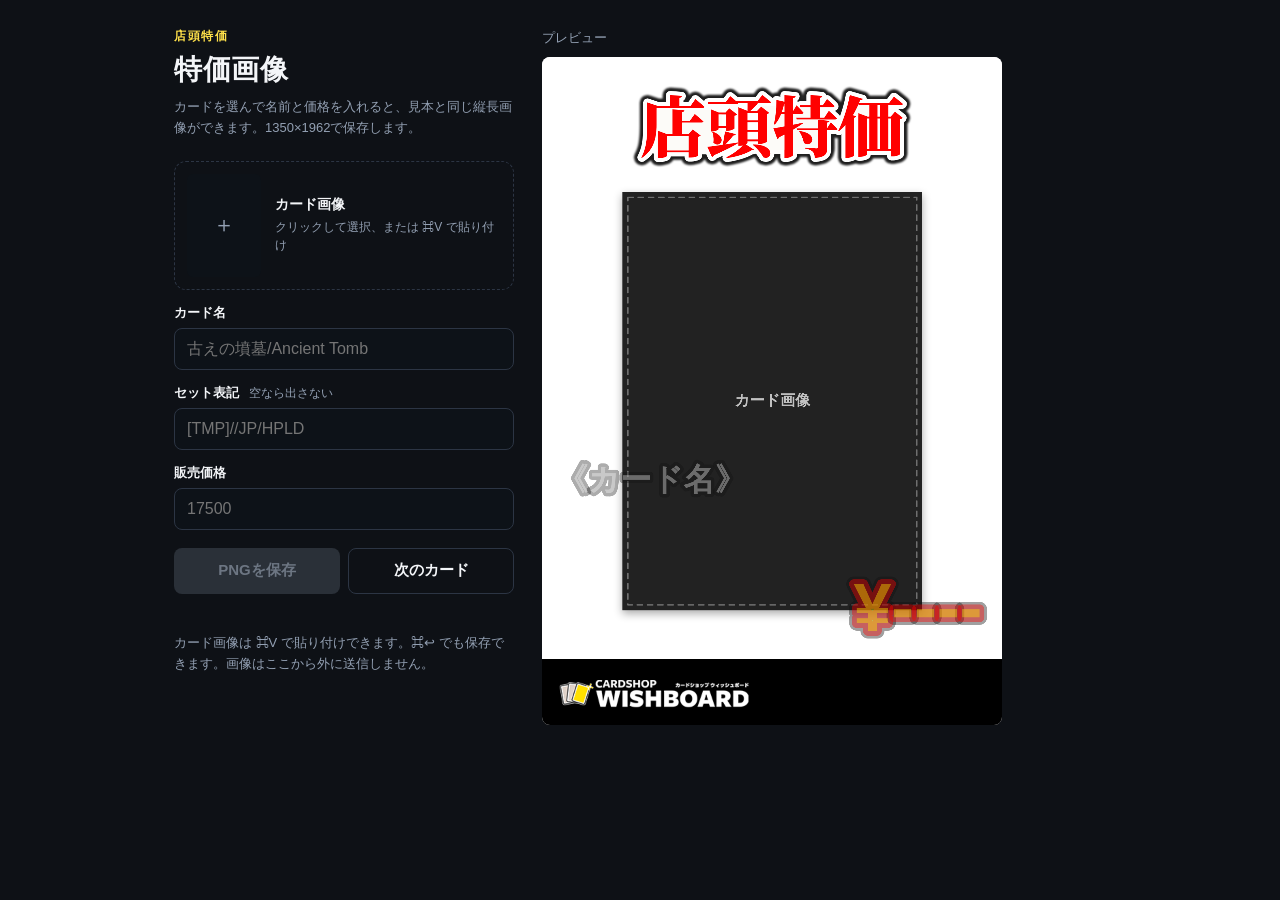
<file: public/index.html>
<!DOCTYPE html>
<html lang="ja">
<head>
  <meta charset="UTF-8">
  <meta name="viewport" content="width=device-width, initial-scale=1">
  <title>特価画像</title>
  <link rel="stylesheet" href="app.css">
</head>
<body>
  <main class="shell">
    <section class="panel">
      <header class="heading">
        <p class="eyebrow">店頭特価</p>
        <h1>特価画像</h1>
        <p class="lead">カードを選んで名前と価格を入れると、見本と同じ縦長画像ができます。1350×1962で保存します。</p>
      </header>

      <input id="file" class="file" type="file" accept="image/png,image/jpeg,image/webp,image/gif">

      <button type="button" id="drop" class="drop">
        <span class="slot" aria-hidden="true">
          <img id="thumb" alt="">
          <span id="slot-empty">＋</span>
        </span>
        <span class="drop-copy">
          <span class="drop-title">カード画像</span>
          <span id="drop-label">クリックして選択、または ⌘V で貼り付け</span>
        </span>
      </button>

      <label class="field">
        <span>カード名</span>
        <input id="name" autocomplete="off" placeholder="古えの墳墓/Ancient Tomb">
      </label>

      <label class="field">
        <span>セット表記 <em>空なら出さない</em></span>
        <input id="note" autocomplete="off" placeholder="[TMP]//JP/HPLD">
      </label>

      <label class="field">
        <span>販売価格</span>
        <input id="price" inputmode="numeric" autocomplete="off" placeholder="17500">
      </label>

      <div class="actions">
        <button type="button" id="save" class="save" disabled>PNGを保存</button>
        <button type="button" id="next" class="next">次のカード</button>
      </div>
      <p id="status" class="status" role="status"></p>
      <p class="hint">カード画像は ⌘V で貼り付けできます。⌘↩ でも保存できます。画像はここから外に送信しません。</p>
    </section>

    <section class="preview-wrap">
      <p class="preview-label">プレビュー</p>
      <canvas id="preview" width="1350" height="1962"></canvas>
    </section>
  </main>
  <script src="app.js"></script>
</body>
</html>
</file>
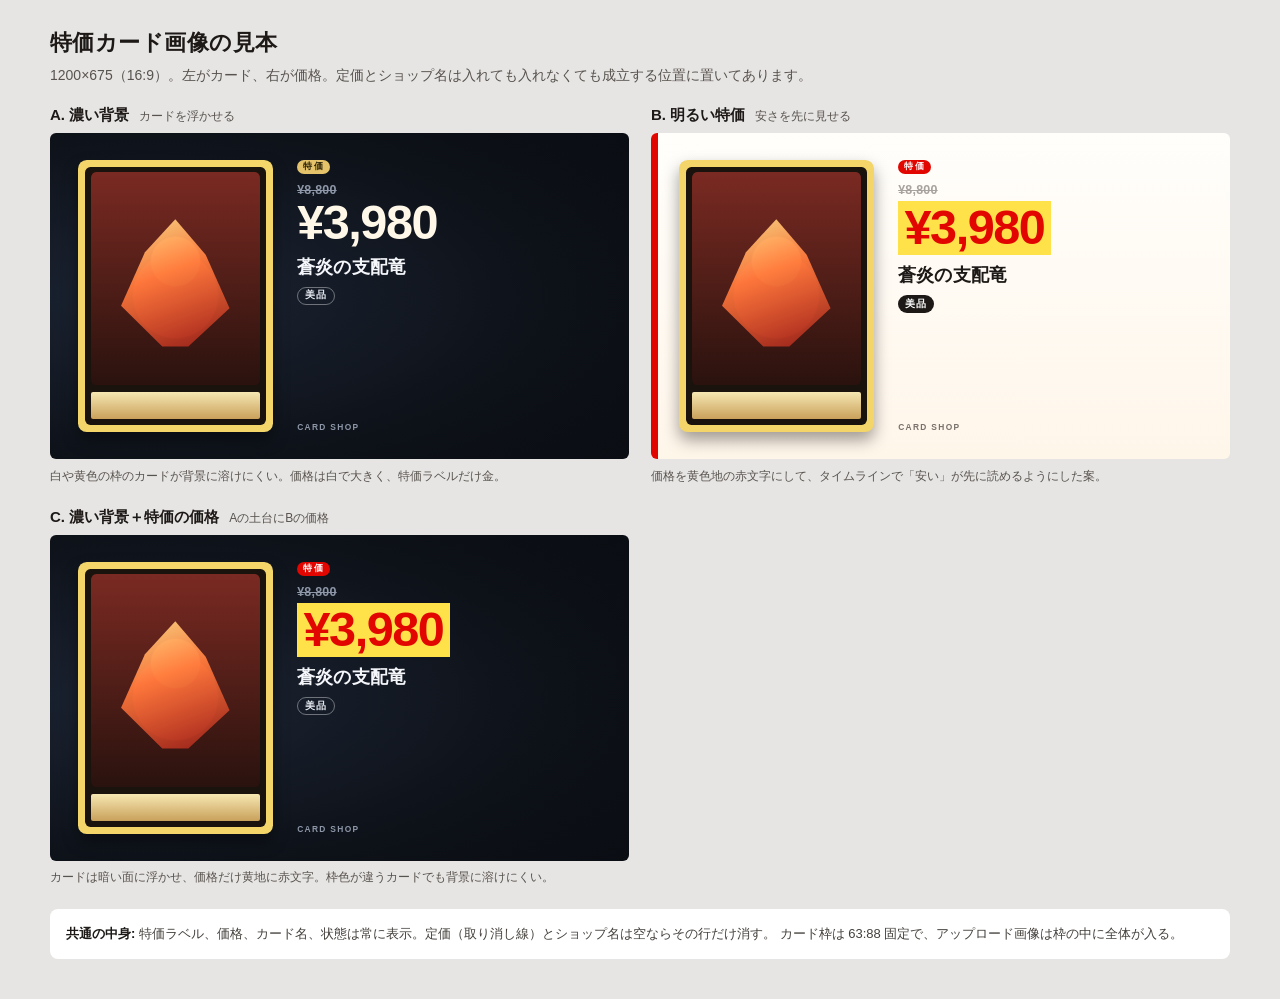
<file: preview/compare.html>
<!DOCTYPE html>
<html lang="ja">
<head>
  <meta charset="UTF-8" />
  <meta name="viewport" content="width=device-width, initial-scale=1" />
  <title>特価カード画像 見本</title>
  <style>
    :root {
      --page: #e7e5e4;
      --ink: #1c1917;
      --muted: #57534e;
    }

    * { box-sizing: border-box; }

    body {
      margin: 0;
      padding: 28px 24px 40px;
      background: var(--page);
      color: var(--ink);
      font-family: "Hiragino Sans", "Hiragino Kaku Gothic ProN", sans-serif;
    }

    header {
      max-width: 1180px;
      margin: 0 auto 20px;
    }

    h1 {
      margin: 0 0 6px;
      font-size: 22px;
      font-weight: 700;
      letter-spacing: 0.02em;
    }

    header p {
      margin: 0;
      color: var(--muted);
      font-size: 14px;
      line-height: 1.6;
    }

    .grid {
      max-width: 1180px;
      margin: 0 auto;
      display: grid;
      grid-template-columns: 1fr 1fr;
      gap: 22px;
    }

    figure {
      margin: 0;
    }

    figcaption {
      display: flex;
      align-items: baseline;
      gap: 10px;
      margin-bottom: 8px;
    }

    figcaption strong {
      font-size: 15px;
    }

    figcaption span {
      color: var(--muted);
      font-size: 12px;
    }

    .note {
      margin: 8px 0 0;
      color: var(--muted);
      font-size: 12px;
      line-height: 1.55;
    }

    .ad {
      width: 100%;
      aspect-ratio: 16 / 9;
      container-type: inline-size;
      position: relative;
      overflow: hidden;
      border-radius: 6px;
    }

    .stage {
      position: absolute;
      inset: 0;
      display: grid;
      grid-template-columns: auto 1fr;
      align-items: center;
      gap: 4.2cqw;
      padding: 4.6cqw 4.8cqw;
    }

    .card {
      height: 100%;
      aspect-ratio: 63 / 88;
      border-radius: 4.5% / 3.2%;
      background: #f3d56a;
      padding: 3.6%;
      box-shadow: 0 1.4cqw 2.8cqw rgba(0, 0, 0, 0.38);
    }

    .card-inner {
      height: 100%;
      background: #1a120c;
      border-radius: 3% / 2.2%;
      padding: 3.2%;
      display: flex;
      flex-direction: column;
      gap: 3%;
    }

    .card-art {
      flex: 1;
      border-radius: 3%;
      background:
        radial-gradient(circle at 50% 42%, #ffb15a 0 16%, transparent 17%),
        radial-gradient(circle at 50% 58%, #e23b2f 0 28%, transparent 29%),
        linear-gradient(180deg, #7a2a22 0%, #2a120e 100%);
      position: relative;
    }

    .card-art::after {
      content: "";
      position: absolute;
      left: 18%;
      right: 18%;
      top: 22%;
      bottom: 18%;
      background: linear-gradient(160deg, #ffe08a, #ff7a3c 42%, #9a1d18);
      clip-path: polygon(50% 0, 78% 28%, 100% 70%, 62% 100%, 38% 100%, 0 68%, 22% 26%);
      opacity: 0.95;
    }

    .card-label {
      height: 11%;
      border-radius: 2px;
      background: linear-gradient(180deg, #f6e7b2, #c9a15b);
    }

    .copy {
      min-width: 0;
      display: flex;
      flex-direction: column;
      align-items: flex-start;
      justify-content: center;
      height: 100%;
    }

    .badge {
      display: inline-flex;
      align-items: center;
      height: 2.5cqw;
      padding: 0 1.1cqw;
      border-radius: 999px;
      font-size: 1.55cqw;
      font-weight: 700;
      letter-spacing: 0.14em;
      line-height: 1;
    }

    .list {
      margin: 1.5cqw 0 0;
      font-size: 2.15cqw;
      font-weight: 600;
      letter-spacing: 0.02em;
      text-decoration: line-through;
      text-decoration-thickness: 0.12cqw;
    }

    .price {
      margin-top: 0.2cqw;
      font-size: 8.4cqw;
      font-weight: 800;
      letter-spacing: -0.03em;
      line-height: 1;
      font-variant-numeric: tabular-nums;
    }

    .name {
      margin: 1.7cqw 0 0;
      max-width: 100%;
      font-size: 3.15cqw;
      font-weight: 700;
      line-height: 1.25;
      letter-spacing: 0.01em;
    }

    .condition {
      margin-top: 1.35cqw;
      display: inline-flex;
      align-items: center;
      height: 3.1cqw;
      padding: 0 1.25cqw;
      border-radius: 999px;
      font-size: 1.7cqw;
      font-weight: 700;
      letter-spacing: 0.08em;
    }

    .shop {
      margin-top: auto;
      padding-top: 1.6cqw;
      font-size: 1.45cqw;
      font-weight: 600;
      letter-spacing: 0.16em;
    }

    .dark {
      background:
        radial-gradient(120% 90% at 18% 50%, #1c2433 0%, #0d1118 58%, #090c11 100%);
      color: #f7f4ec;
    }

    .dark .badge {
      background: #e4c36a;
      color: #2a2108;
    }

    .dark .list { color: #8e97a8; }
    .dark .price { color: #fff8e8; }
    .dark .name { color: #f4f6fa; }
    .dark .condition {
      color: #e7ebf2;
      border: 0.12cqw solid rgba(255, 255, 255, 0.38);
    }
    .dark .shop { color: #8e97a8; }

    .sale {
      background:
        linear-gradient(180deg, #fffefb 0%, #fff6ea 100%);
      color: #1c1917;
    }

    .sale::before {
      content: "";
      position: absolute;
      inset: 0 auto 0 0;
      width: 1.15cqw;
      background: #e10600;
    }

    .sale .badge {
      background: #e10600;
      color: white;
    }

    .sale .list { color: #a8a29e; }

    .sale .price {
      margin-top: 0.7cqw;
      padding: 0.35cqw 1.1cqw 0.55cqw;
      background: #ffe14a;
      color: #e10600;
      box-decoration-break: clone;
    }

    .sale .name { color: #1c1917; }
    .sale .condition {
      background: #1c1917;
      color: white;
    }
    .sale .shop { color: #78716c; }

    .hybrid {
      background:
        radial-gradient(120% 90% at 18% 50%, #1c2433 0%, #0d1118 58%, #090c11 100%);
      color: #f7f4ec;
    }

    .hybrid .badge {
      background: #e10600;
      color: white;
    }

    .hybrid .list { color: #8e97a8; }

    .hybrid .price {
      margin-top: 0.7cqw;
      padding: 0.35cqw 1.1cqw 0.55cqw;
      background: #ffe14a;
      color: #e10600;
      box-decoration-break: clone;
    }

    .hybrid .name { color: #f4f6fa; }
    .hybrid .condition {
      color: #e7ebf2;
      border: 0.12cqw solid rgba(255, 255, 255, 0.38);
    }
    .hybrid .shop { color: #8e97a8; }

    .meta {
      max-width: 1180px;
      margin: 22px auto 0;
      padding: 14px 16px;
      background: white;
      border-radius: 8px;
      font-size: 13px;
      line-height: 1.7;
      color: #44403c;
    }

    .meta strong { color: #1c1917; }
  </style>
</head>
<body>
  <header>
    <h1>特価カード画像の見本</h1>
    <p>1200×675（16:9）。左がカード、右が価格。定価とショップ名は入れても入れなくても成立する位置に置いてあります。</p>
  </header>

  <div class="grid">
    <figure>
      <figcaption>
        <strong>A. 濃い背景</strong>
        <span>カードを浮かせる</span>
      </figcaption>
      <div class="ad dark">
        <div class="stage">
          <div class="card">
            <div class="card-inner">
              <div class="card-art"></div>
              <div class="card-label"></div>
            </div>
          </div>
          <div class="copy">
            <div class="badge">特価</div>
            <div class="list">¥8,800</div>
            <div class="price">¥3,980</div>
            <div class="name">蒼炎の支配竜</div>
            <div class="condition">美品</div>
            <div class="shop">CARD SHOP</div>
          </div>
        </div>
      </div>
      <p class="note">白や黄色の枠のカードが背景に溶けにくい。価格は白で大きく、特価ラベルだけ金。</p>
    </figure>

    <figure>
      <figcaption>
        <strong>B. 明るい特価</strong>
        <span>安さを先に見せる</span>
      </figcaption>
      <div class="ad sale">
        <div class="stage">
          <div class="card">
            <div class="card-inner">
              <div class="card-art"></div>
              <div class="card-label"></div>
            </div>
          </div>
          <div class="copy">
            <div class="badge">特価</div>
            <div class="list">¥8,800</div>
            <div class="price">¥3,980</div>
            <div class="name">蒼炎の支配竜</div>
            <div class="condition">美品</div>
            <div class="shop">CARD SHOP</div>
          </div>
        </div>
      </div>
      <p class="note">価格を黄色地の赤文字にして、タイムラインで「安い」が先に読めるようにした案。</p>
    </figure>

    <figure>
      <figcaption>
        <strong>C. 濃い背景＋特価の価格</strong>
        <span>Aの土台にBの価格</span>
      </figcaption>
      <div class="ad hybrid">
        <div class="stage">
          <div class="card">
            <div class="card-inner">
              <div class="card-art"></div>
              <div class="card-label"></div>
            </div>
          </div>
          <div class="copy">
            <div class="badge">特価</div>
            <div class="list">¥8,800</div>
            <div class="price">¥3,980</div>
            <div class="name">蒼炎の支配竜</div>
            <div class="condition">美品</div>
            <div class="shop">CARD SHOP</div>
          </div>
        </div>
      </div>
      <p class="note">カードは暗い面に浮かせ、価格だけ黄地に赤文字。枠色が違うカードでも背景に溶けにくい。</p>
    </figure>
  </div>

  <div class="meta">
    <strong>共通の中身:</strong>
    特価ラベル、価格、カード名、状態は常に表示。定価（取り消し線）とショップ名は空ならその行だけ消す。
    カード枠は 63:88 固定で、アップロード画像は枠の中に全体が入る。
  </div>
</body>
</html>
</file>
<file: public/app.css>
:root {
  color-scheme: dark;
  --bg: #0e1116;
  --panel: #171c24;
  --line: #2c3544;
  --text: #f3f5f8;
  --muted: #93a0b3;
  --yellow: #ffe14a;
  --red: #9f1208;
  --field: #0d1218;
}

* { box-sizing: border-box; }

body {
  margin: 0;
  min-height: 100vh;
  background: var(--bg);
  color: var(--text);
  font-family: "Hiragino Sans", "Hiragino Kaku Gothic ProN", sans-serif;
}

.shell {
  display: grid;
  grid-template-columns: 340px minmax(0, 1fr);
  gap: 28px;
  max-width: 980px;
  margin: 0 auto;
  padding: 28px 24px 48px;
}

.heading h1 {
  margin: 0;
  font-size: 28px;
  font-weight: 700;
  letter-spacing: 0.02em;
}

.eyebrow {
  margin: 0 0 6px;
  color: var(--yellow);
  font-size: 12px;
  font-weight: 700;
  letter-spacing: 0.14em;
}

.lead, .hint, .preview-label, .status {
  color: var(--muted);
  font-size: 13px;
  line-height: 1.6;
}

.lead { margin: 8px 0 0; }

.file {
  position: absolute;
  width: 1px;
  height: 1px;
  overflow: hidden;
  clip: rect(0 0 0 0);
}

.drop {
  display: flex;
  align-items: center;
  gap: 14px;
  width: 100%;
  margin-top: 22px;
  padding: 12px;
  border: 1px dashed var(--line);
  border-radius: 12px;
  background: transparent;
  color: inherit;
  text-align: left;
  cursor: pointer;
}

.drop:focus-visible,
input:focus-visible,
button:focus-visible {
  outline: 2px solid var(--yellow);
  outline-offset: 2px;
}

.slot {
  position: relative;
  flex: 0 0 auto;
  width: 74px;
  aspect-ratio: 63 / 88;
  border-radius: 6px;
  background: #0d1218;
  overflow: hidden;
}

.slot img {
  width: 100%;
  height: 100%;
  object-fit: contain;
  display: none;
}

.slot img.show { display: block; }

#slot-empty {
  position: absolute;
  inset: 0;
  display: grid;
  place-items: center;
  color: var(--muted);
  font-size: 22px;
}

.slot img.show + #slot-empty { display: none; }

.drop-copy { display: flex; flex-direction: column; gap: 4px; }
.drop-title { font-size: 14px; font-weight: 700; }
#drop-label { color: var(--muted); font-size: 12px; line-height: 1.5; }

.field {
  display: flex;
  flex-direction: column;
  gap: 6px;
  margin-top: 14px;
  font-size: 13px;
  font-weight: 700;
}

.field em {
  margin-left: 6px;
  color: var(--muted);
  font-style: normal;
  font-weight: 500;
  font-size: 12px;
}

input {
  height: 42px;
  padding: 0 12px;
  border: 1px solid var(--line);
  border-radius: 8px;
  background: var(--field);
  color: var(--text);
  font: inherit;
  font-size: 16px;
  font-weight: 500;
}

.actions {
  display: grid;
  grid-template-columns: 1fr 1fr;
  gap: 8px;
  margin-top: 18px;
}

.save, .next {
  height: 46px;
  border-radius: 8px;
  font: inherit;
  font-size: 15px;
  font-weight: 700;
  cursor: pointer;
}

.save {
  border: 0;
  background: var(--yellow);
  color: var(--red);
}

.save:disabled {
  background: #2a3038;
  color: #6d7683;
  cursor: not-allowed;
}

.next {
  border: 1px solid var(--line);
  background: transparent;
  color: var(--text);
}

.status { min-height: 1.6em; margin: 10px 0 0; }
.hint { margin: 8px 0 0; }

.preview-wrap {
  position: sticky;
  top: 24px;
  align-self: start;
}

.preview-label { margin: 0 0 8px; }

canvas {
  width: 100%;
  max-width: 460px;
  height: auto;
  aspect-ratio: 675 / 981;
  border-radius: 8px;
  background: #fff;
  display: block;
}

@media (max-width: 860px) {
  .shell { grid-template-columns: 1fr; }
  .preview-wrap { position: static; }
}
</file>
